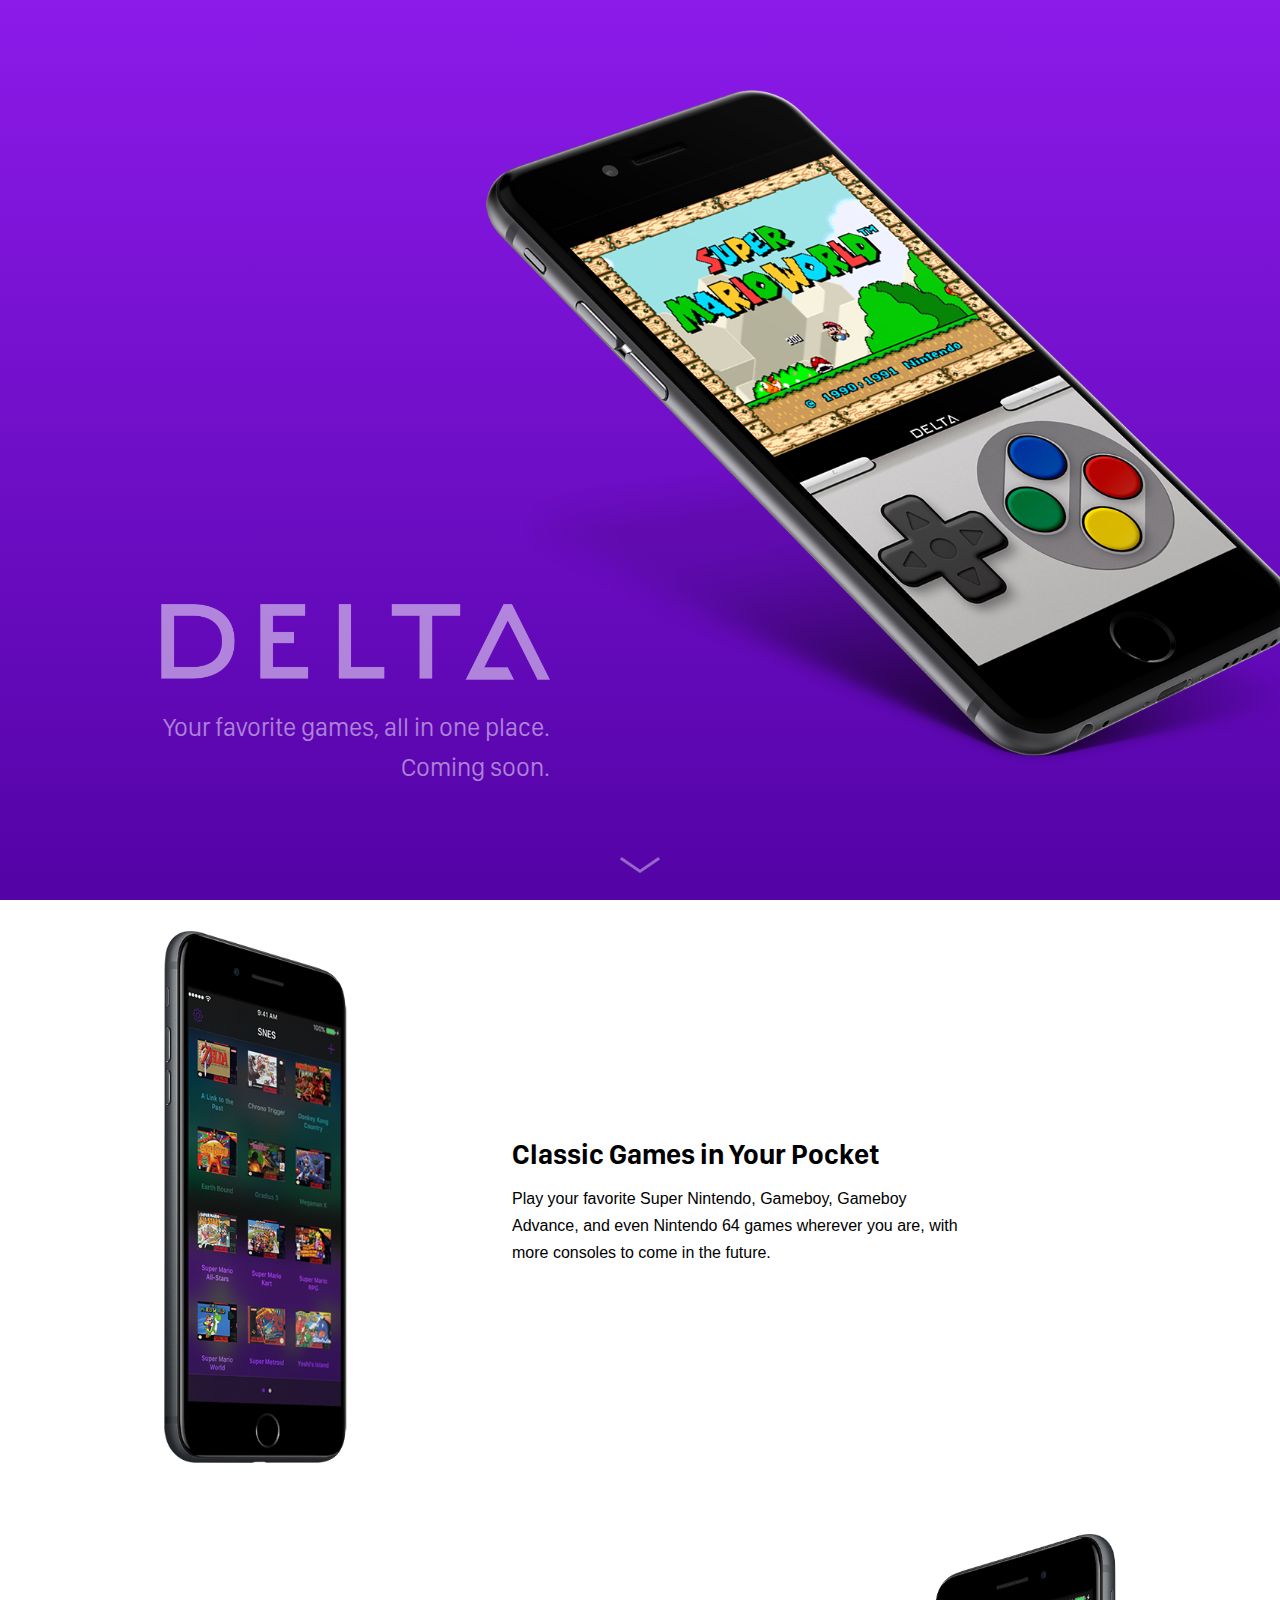
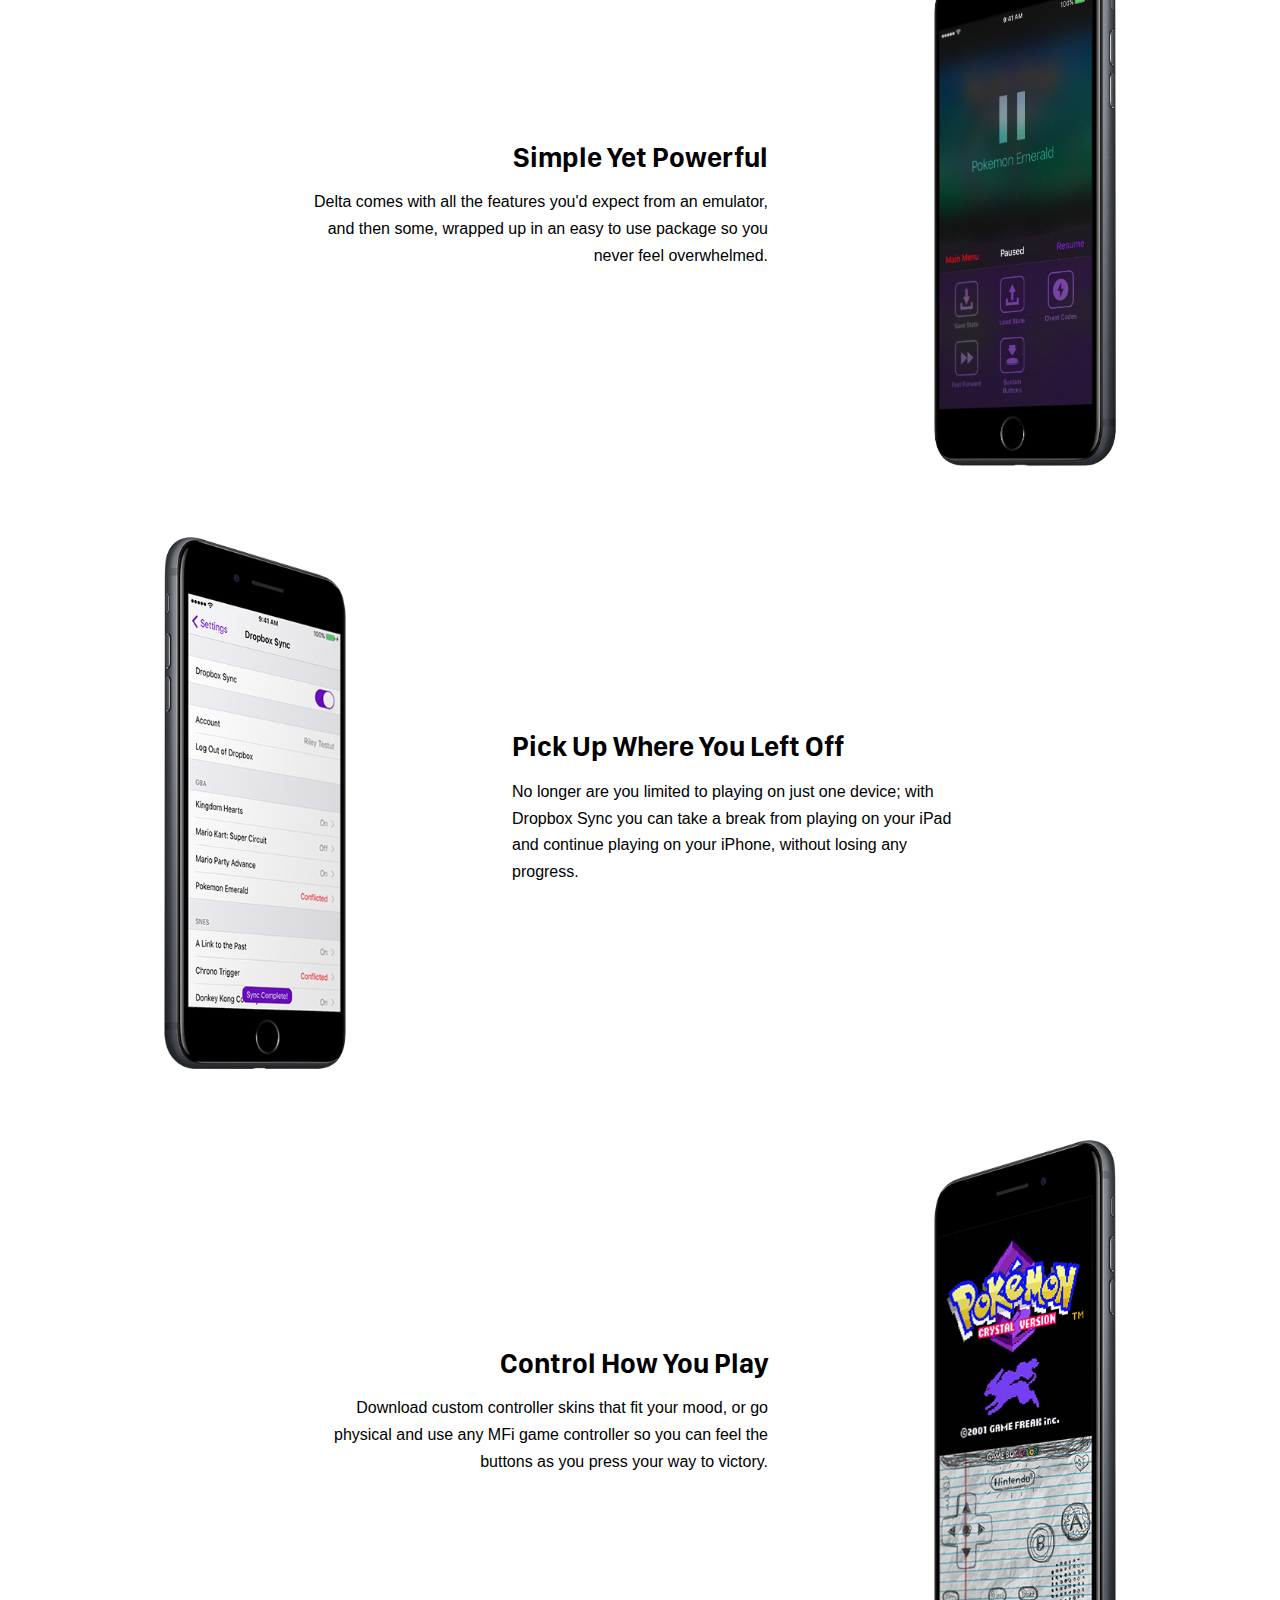
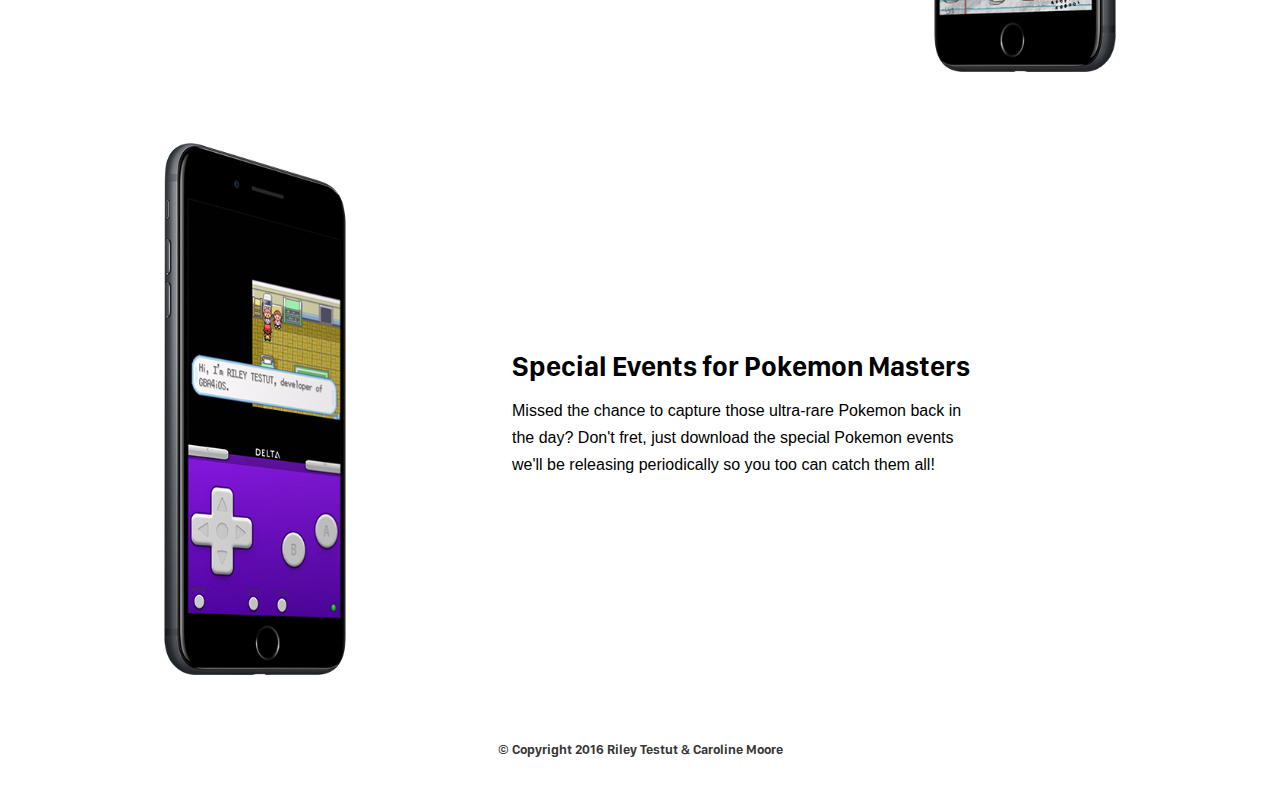
<file: cntv474/index.html>
<html lang="en">
<head>
  <meta charset="UTF-8">
  <title>Delta</title>
  <meta name="viewport" content="width=device-width, initial-scale=1.0, maximum-scale=1.0, user-scalable=no"/>

  <link rel="stylesheet" href="styles.css"/>
  <link rel="stylesheet" href="normalize.css"/>

</head>

<body>

  <div class="header">
    <!-- <div class="nav">
      <img class="logo-image" src="logo_white.png" />
    </div> -->

    <div class="header-text">
      <div class="logotype">
        <img class="logotype-image" src="logotype_white.png" />
      </div>
      <div class="tagline">
        Your favorite games, all in one place. Coming soon.
      </div>
    </div> <!-- close header-text -->

    <div class="header-graphic">
      <img class="header-image" src="tilted-header.png" />
    </div> <!-- close header-graphic -->

    <div class="carrot">
      <img class="carrot-image" src="carat.png" />
    </div> <!-- close carrot -->
  </div> <!-- close header -->

  <div class="features">
    <div class="feature feature-one">
      <div class="left-feature-image">
        <img class="feature-image" src="feature-one.png"/>
      </div> <!-- close left-feature-image -->
      <div class="left-feature-content">
        <div class="left-feature-tagline">
          Classic Games in Your Pocket
        </div> <!-- close left-feature-tagline -->
        <div class="left-feature-description">
          Play your favorite Super Nintendo, Gameboy, Gameboy Advance, and even Nintendo 64 games wherever you are, with more consoles to come in the future.
        </div> <!-- close left-feature-description -->
      </div> <!-- close left-feature-content -->
    </div> <!-- close feature-one -->

    <div class="feature feature-two">
      <div class="right-feature-content">
        <div class="right-feature-tagline">
          Simple Yet Powerful
        </div> <!-- close right-feature-tagline -->
        <div class="right-feature-description">
          Delta comes with all the features you'd expect from an emulator, and then some, wrapped up in an easy to use package so you never feel overwhelmed.
        </div> <!-- close right-feature-description -->
      </div> <!-- close right-feature-content -->
      <div class="right-feature-image">
        <img class="feature-image" src="feature-two.png"/>
      </div> <!-- close right-feature-image -->
    </div> <!-- close feature-two -->

    <div class="feature feature-three">
      <div class="left-feature-image">
        <img class="feature-image" src="feature-three.png"/>
      </div> <!-- close left-feature-image -->
      <div class="left-feature-content">
        <div class="left-feature-tagline">
          Pick Up Where You Left Off
        </div> <!-- close left-feature-tagline -->
        <div class="left-feature-description">
          No longer are you limited to playing on just one device; with Dropbox Sync you can take a break from playing on your iPad and continue playing on your iPhone, without losing any progress.
        </div> <!-- close left-feature-description -->
      </div> <!-- close left-feature-content -->
    </div> <!-- close feature-three -->

    <div class="feature feature-four">
      <div class="right-feature-content">
        <div class="right-feature-tagline">
          Control How You Play
        </div> <!-- close right-feature-tagline -->
        <div class="right-feature-description">
          Download custom controller skins that fit your mood, or go physical and use any MFi game controller so you can feel the buttons as you press your way to victory.
        </div> <!-- close right-feature-description -->
      </div> <!-- close right-feature-content -->
      <div class="right-feature-image">
        <img class="feature-image" src="feature-four.png"/>
      </div> <!-- close right-feature-image -->
    </div> <!-- close feature-four -->

    <div class="feature feature-five">
      <div class="left-feature-image">
        <img class="feature-image" src="feature-five.png"/>
      </div> <!-- close left-feature-image -->
      <div class="left-feature-content">
        <div class="left-feature-tagline">
          Special Events for Pokemon Masters
        </div> <!-- close left-feature-tagline -->
        <div class="left-feature-description">
          Missed the chance to capture those ultra-rare Pokemon back in the day? Don't fret, just download the special Pokemon events we'll be releasing periodically so you too can catch them all!
        </div> <!-- close left-feature-description -->
      </div> <!-- close left-feature-content -->
    </div> <!-- close feature-five -->
  </div> <!-- close features -->

  <div class="footer">
    © Copyright 2016 Riley Testut & Caroline Moore
  </div> <!-- close footer -->
</body>
</html>
</file>
<file: cntv474/styles.css>
.header {
  position: relative;
  top: 0; left: 0;
  height: 100vh;
  width: 100vw;
  background: -webkit-linear-gradient(rgba(140,26,233,1), rgba(83,3,166,1));
  background: -o-linear-gradient(rgba(140,26,233,1), rgba(83,3,166,1));
  background: -moz-linear-gradient(rgba(140,26,233,1), rgba(83,3,166,1));
  background: linear-gradient(rgba(140,26,233,1), rgba(83,3,166,1));
}

@font-face {
  font-family: 'SF-Heavy';
  src: url("SF-Heavy.otf");
 }

 @font-face {
   font-family: 'SF-Thin';
   src: url("SF-Thin.otf");
  }

  @font-face {
    font-family: 'SF-Regular';
    src: url("SF-Regular.otf");
   }

 @font-face {
   font-family: 'SF-Bold';
   src: url("SF-Bold.otf");
  }

body {
  background-image: url("bg_final.png");
  background-attachment: fixed;
  background-position: center;
  background-repeat: no-repeat;
  background-size: cover;
  overflow-x: hidden;
}

.header-text {
  float: left;
  display: block;
  width: 38%;
  margin-left: 5%;
  position: absolute;
  bottom: 12%;
}

.logotype-image {
  max-height: 10%;
  max-width: 80%;
  display: block;
  float: right;
  margin-top: 82%;
  margin-bottom: 4%;
}

.tagline {
  margin: 1.5% auto 1% auto;
  text-align: right;
  width: 80%;
  color: rgba(255,255,255,0.5);
  font-size: 19pt;
  font-family: "SF-Regular", sans-serif;
  line-height: 30pt;
  display: block;
  float: right;
}

.header-graphic {
  height: 75%;
  text-align: left;
  float: right;
  max-width: 62%;
  position: absolute;
  top: 10%; left: 38%;
  overflow-x: hidden;
}

.header-image {
  height: 100%;
}

.carrot {
  width: 100%;
  text-align: center;
  position: absolute;
  bottom: 3%; left: 0;
}

.carrot-image {
  height: 1.75vh;
}

.features {
  width: 100vw;
}

.feature {
  height: 67%;
  width: 100%;
  display: flex;
  align-items: center;
  overflow-x: hidden;
}

.feature-two, .feature-four {
    background-color: rgba(255, 255, 255, 0.62);
}

.feature-image {
  height: 94%;
}

.left-feature-image {
  float: left;
  width: 40%;
  text-align: center;
}

.right-feature-image {
  float: right;
  width: 40%;
  text-align: center;
}

.left-feature-tagline, .right-feature-tagline {
  font-family: "SF-Bold", sans-serif;
  font-size: 21pt;
  width: 80%;
}

.right-feature-tagline {
  text-align: right;
  float: right;
}

.left-feature-content {
  display: block;
  width: 60%;
}

.right-feature-content {
  display: block;
  text-align: right;
  width: 60%;
}

.left-feature-description, .right-feature-description {
  font-family: -apple-system, BlinkMacSystemFont, sans-serif;
  font-size: 12pt;
  line-height: 20pt;
  margin-top: 2%;
  width: 60%;
}

.right-feature-description {
  float: right;
}

.footer {
  background-color: rgba(255, 255, 255, 0.62);
  width: 100vw;
  height: 5%;
  text-align: center;
  font-family: "SF-Bold", sans-serif;
  font-size: 10pt;
  color: rgba(0,0,0,0.8);
  padding-top: 2%;
  overflow-y: hidden !important;
}
</file>
